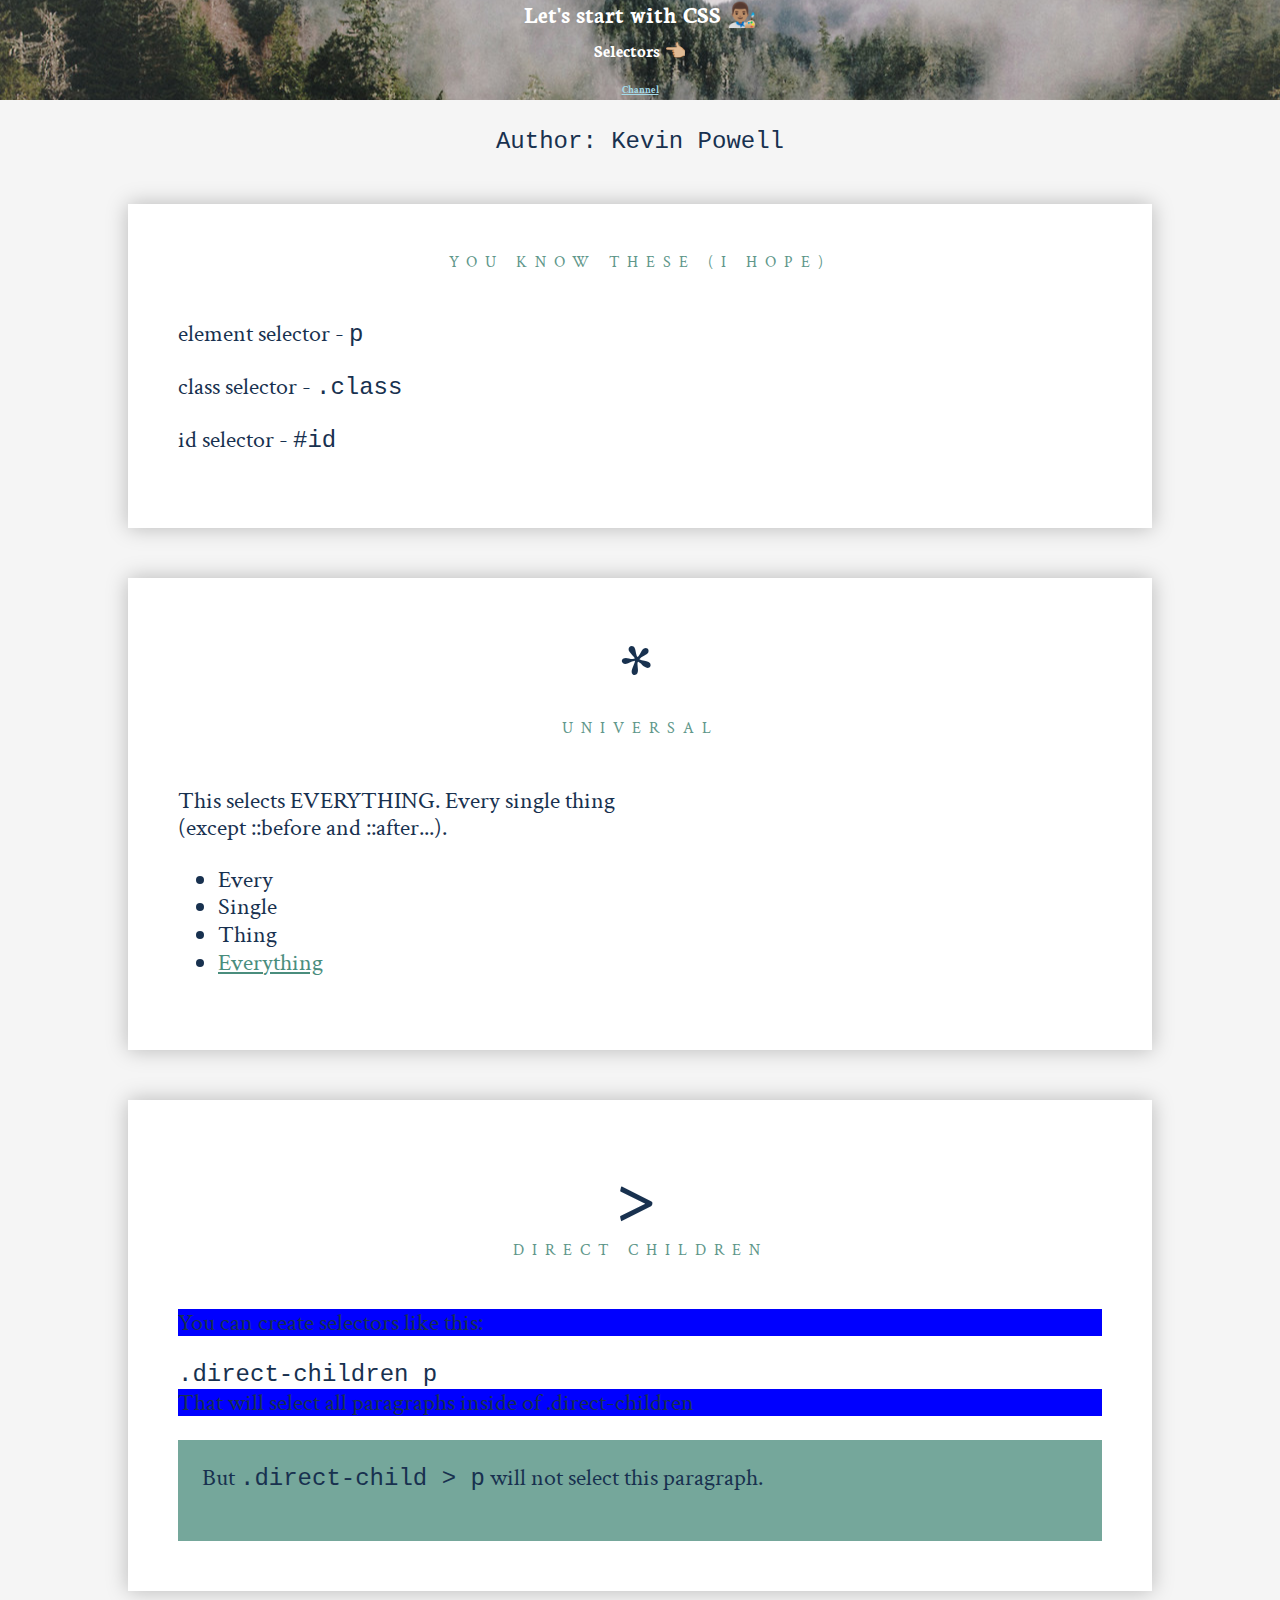
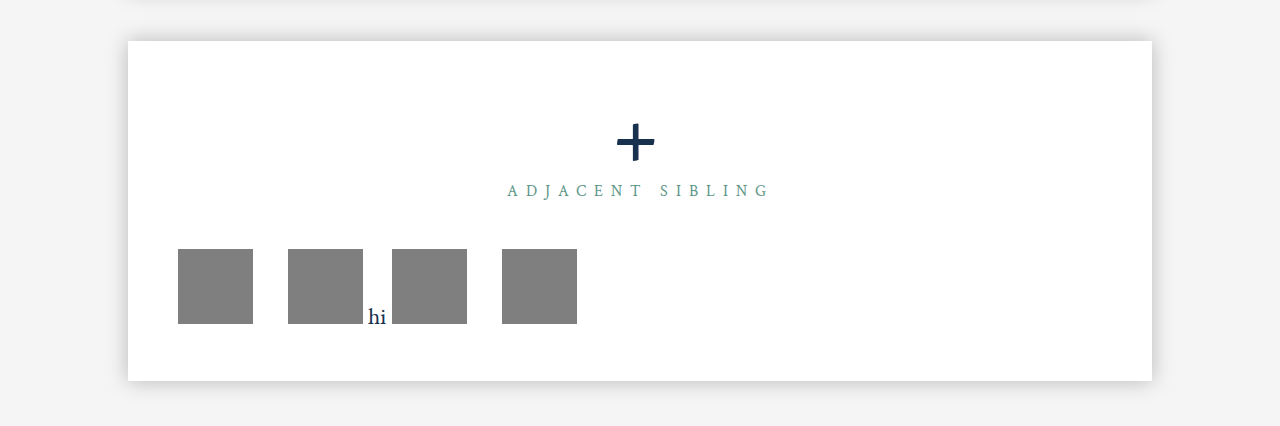
<file: 1 - selectors/index.html>
<!DOCTYPE html>
<html lang="en">
  <head>
    <meta charset="UTF-8" />
    <meta http-equiv="X-UA-Compatible" content="IE=edge" />
    <meta name="viewport" content="width=device-width, initial-scale=1.0" />
    <title>CSS Talk</title>
    <link rel="stylesheet" href="styles.css" />
    <link rel="stylesheet" href="../header/normalize.css" />
    <link rel="stylesheet" href="../header/header.css" />
    <link
      href="https://fonts.googleapis.com/css2?family=Neuton:ital@1&display=swap"
      rel="stylesheet"
    />
  </head>
  <body>
    <div class="sample-header">
      <div class="sample-header-section">
        <h1 class="title">Let's start with CSS 👨🏽‍🎨</h1>
        <h1 class="subtitle">Selectors 👈🏼</h1>
        <a class= "header-link" href= "https://www.youtube.com/kepowob/videos"> Channel </a>
      </div>     
    </div>

     <!------------------------------------------------------------------------------------------------------->




    <h3 class="author">Author: Kevin Powell </h3>

    <section class="the-ones-you-know">
      <h2>You know these (I hope)</h2>
      <p>element selector - <code>p</code></p>
      <p id = "test-id">class selector - <code>.class</code></p>
      <p>id selector - <code>#id</code> </p>
    </section>

    <section class="universal">
      <h2><span>*</span>Universal</h2>
      <p>This selects EVERYTHING. Every single thing<br> (except ::before and ::after...).</p>
      <ul>
        <li>Every</li>
        <li>Single</li>
        <li>Thing</li>
        <li><a href="#">Everything</a></li>
      </ul>
    </section>
    
    <section class="direct-children">
      <h2><span>></span>Direct children</h2>
      <p>You can create selectors like this:</p>
      <code>.direct-children p</code>
      <p>That will select all paragraphs inside of .direct-children</p>
      <div class="example">
        <p>But <code>.direct-child > p</code> will not select this paragraph.</p>
      </div>
    </section>

    <section class="adjacent-sibling">
      <h2> <span>+</span>Adjacent sibling</h2>
      <div class="box"></div>
      <div class="box"></div>
      <span>hi</span>
      <div class="box"></div>
      <div class="box"></div>
    </section>
    
     <!------------------------------------------------------------------------------------------------------->
  </body>
</html>
</file>
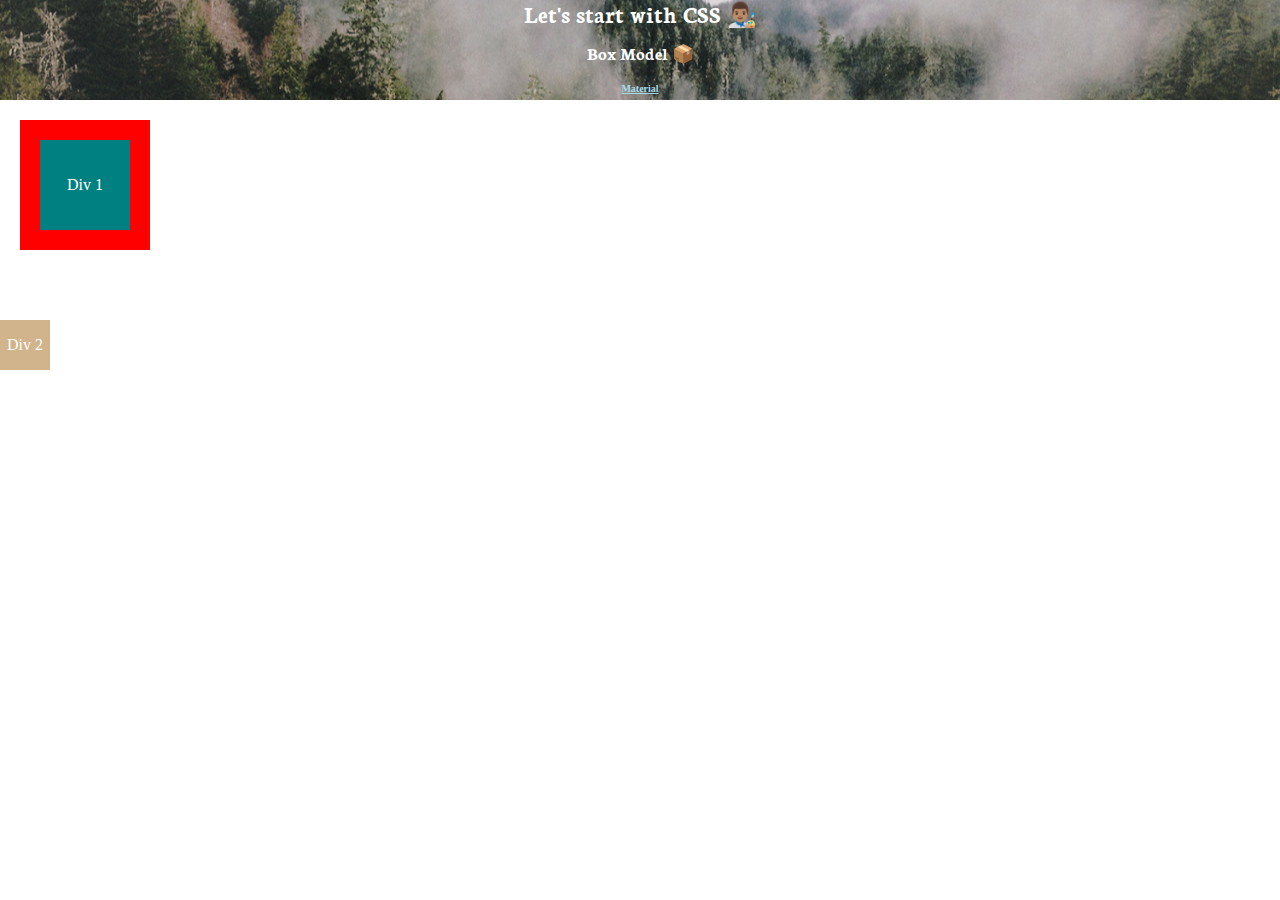
<file: 2 - box model/index.html>
<!DOCTYPE html>
<html lang="en">
  <head>
    <meta charset="UTF-8" />
    <meta http-equiv="X-UA-Compatible" content="IE=edge" />
    <meta name="viewport" content="width=device-width, initial-scale=1.0" />
    <title>CSS Talk</title>
    <link rel="stylesheet" href="styles.css" />
    <link rel="stylesheet" href="../header/normalize.css" />
    <link rel="stylesheet" href="../header/header.css" />
    <link
      href="https://fonts.googleapis.com/css2?family=Neuton:ital@1&display=swap"
      rel="stylesheet"
    />

  </head>
  <body>
    <div class="sample-header">
      <div class="sample-header-section">
        <h1 class="title">Let's start with CSS 👨🏽‍🎨</h1>
        <h2 class="subtitle">Box Model 📦</h2>
        <a class= "header-link" href= "https://dev.to/lupitacode/entendiendo-el-colapso-de-margenes-margin-collapsing-4oj6#:~:text=%F0%9F%93%8B%20Conclusi%C3%B3n,se%20aplica%20a%20m%C3%A1rgenes%20horizontales"> Material </a>
      </div>     
    </div>

     <!-- Example code-->
    <div class="div-1">Div 1</div>
    <div class="div-2">Div 2</div>
     <!-- ------------------->

  </body>
</html>
</file>
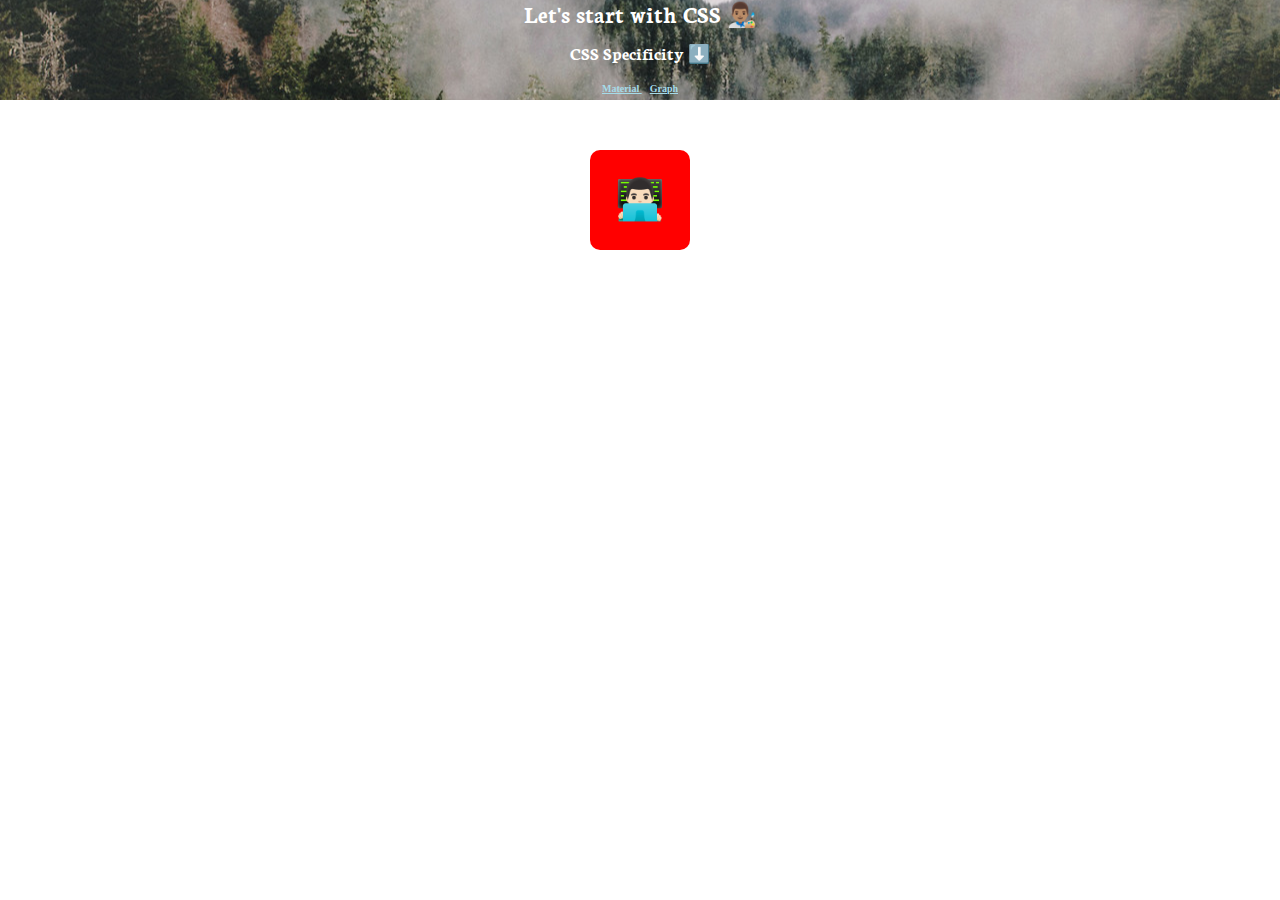
<file: 3 - CSS Specificity/index.html>
<!DOCTYPE html>
<html lang="en">
  <head>
    <meta charset="UTF-8" />
    <meta http-equiv="X-UA-Compatible" content="IE=edge" />
    <meta name="viewport" content="width=device-width, initial-scale=1.0" />
    <title>CSS Talk</title>
    <link rel="stylesheet" href="styles.css" />
    <link rel="stylesheet" href="../header/normalize.css" />
    <link rel="stylesheet" href="../header/header.css" />
    <link
      href="https://fonts.googleapis.com/css2?family=Neuton:ital@1&display=swap"
      rel="stylesheet"
    />
  </head>
  <body>
    <div class="sample-header">
      <div class="sample-header-section">
        <h1 class="title">Let's start with CSS 👨🏽‍🎨</h1>
        <h2 class="subtitle">CSS Specificity ⬇️</h2>
        <a class= "header-link" href= "https://css-tricks.com/specifics-on-css-specificity/"> Material </a> &nbsp; 
        <a class= "header-link" href= "https://jonassebastianohlsson.com/specificity-graph/"> Graph </a>
      </div>     
    </div>
    
     <!------------------------------------------------------------------------------------------------------->
    <div class="div-class">
      <span class="span-class color-red" id = "span-id"> 👨🏻‍💻      
      </span>
    </div>    

     <!------------------------------------------------------------------------------------------------------->
  </body>
</html>
</file>
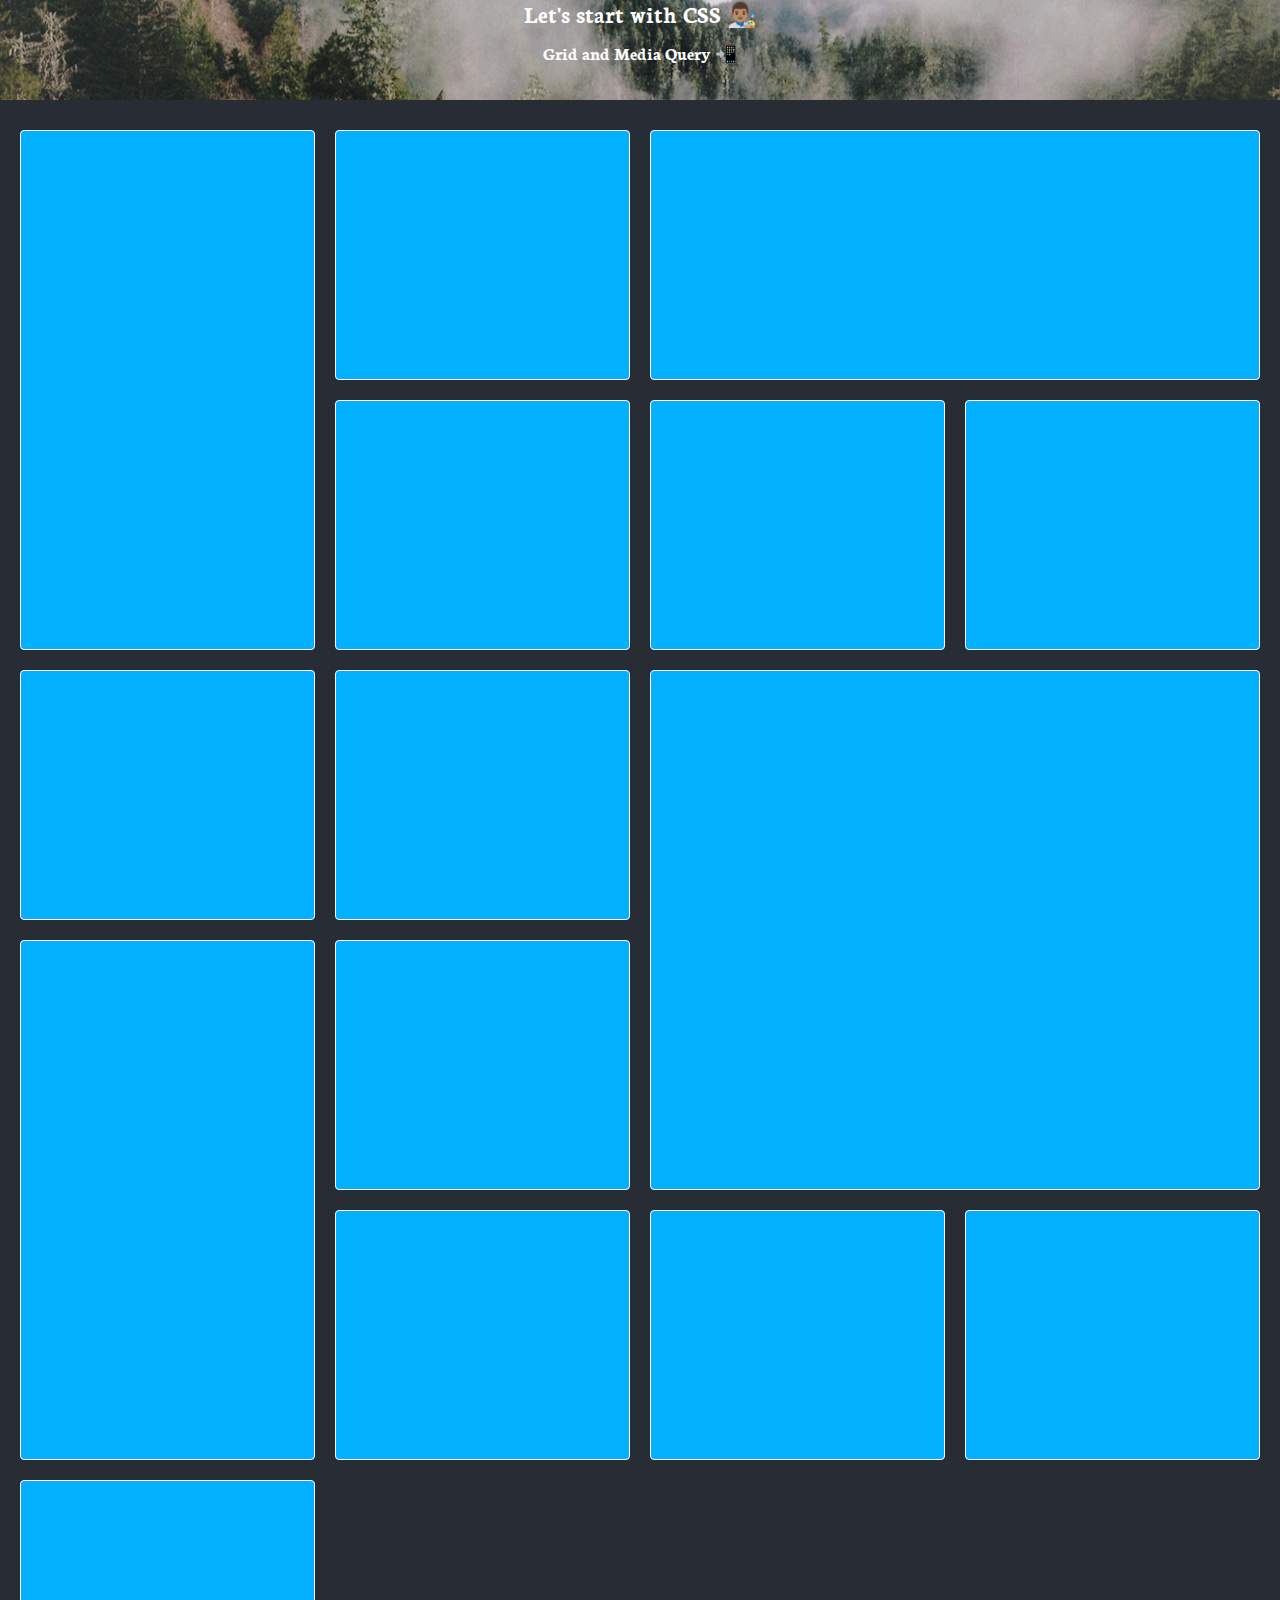
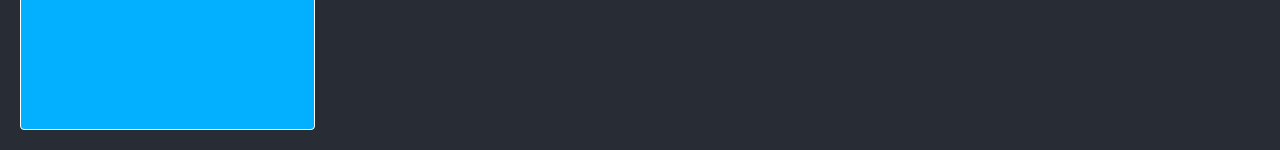
<file: 4 - grid/index.html>
<!DOCTYPE html>
<html lang="en">
  <head>
    <meta charset="UTF-8" />
    <meta http-equiv="X-UA-Compatible" content="IE=edge" />
    <meta name="viewport" content="width=device-width, initial-scale=1.0" />
    <title>CSS Talk</title>
    <link rel="stylesheet" href="styles.css" />
    <link rel="stylesheet" href="../header/normalize.css" />
    <link rel="stylesheet" href="../header/header.css" />
    <link
      href="https://fonts.googleapis.com/css2?family=Neuton:ital@1&display=swap"
      rel="stylesheet"
    />
  </head>
  <body>
    <div class="sample-header">
      <div class="sample-header-section">
        <h1 class="title">Let's start with CSS 👨🏽‍🎨</h1>
        <h2 class="subtitle">Grid and Media Query 📲</h2>
      </div>     
    </div>

     <!------------------------------------------------------------------------------------------------------->
     <div class="grid-container">
      <div
      class="grid-item tall"
      style="background-image: url('https://i.ibb.co/BG0c7Y1/c0f3a6c0-c1b5-4145-b76d-3e3d1cfc5c15.jpg')"
    ></div>
    <div
      class="grid-item"
      style="
        background-image: url('https://picsum.photos/id/881/900/900.jpg');
      "
    ></div>

    <div
      class="grid-item wide"
      style="
        background-image: url('https://picsum.photos/id/248/900/900.jpg');
      "
    ></div>
    <div
      class="grid-item"
      style="
        background-image: url('https://picsum.photos/id/423/900/900.jpg');
      "
    ></div>
    <div
      class="grid-item"
      style="
        background-image: url('https://picsum.photos/id/534/900/900.jpg');
      "
    ></div>
    <div
      class="grid-item"
      style="
        background-image: url('https://picsum.photos/id/664/900/900.jpg');
      "
    ></div>
    <div
      class="grid-item"
      style="
        background-image: url('https://picsum.photos/id/176/900/900.jpg');
      "
    ></div>
    <div
      class="grid-item"
      style="background-image: url('https://i.pinimg.com/originals/69/c3/fa/69c3fadae271cd519c73eb5405bc3d7e.jpg')"
    ></div>
    <div
      class="grid-item tall wide"
      style="
        background-image: url('https://www.eltiempo.com/uploads/2021/05/27/60b04d470f0c9.jpeg');
      "
    ></div>
    <div
      class="grid-item tall"
      style="
        background-image: url('https://picsum.photos/id/535/900/900.jpg');
      "
    ></div>
    <div
      class="grid-item"
      style="
        background-image: url('https://picsum.photos/id/943/900/900.jpg');
      "
    ></div>
    <div
      class="grid-item"
      style="
        background-image: url('https://i.pinimg.com/564x/28/c9/97/28c99792c0e2fab690be4f3241fd7836.jpg');
      "
    ></div>
    <div
      class="grid-item"
      style="
        background-image: url('https://picsum.photos/id/584/900/900.jpg');
      "
    ></div>
    <div
      class="grid-item"
      style="
        background-image: url('https://picsum.photos/id/844/900/900.jpg');
      "
    ></div>
    <div
      class="grid-item"
      style="
        background-image: url('https://picsum.photos/id/160/900/900.jpg');
      "
    ></div>
    </div>
     <!------------------------------------------------------------------------------------------------------->

  </body>
</html>
</file>
<file: 1 - selectors/styles.css>
@import url("https://fonts.googleapis.com/css?family=Crimson+Text:400,700");

*,
*::before,
*::after {
  box-sizing: border-box;
  margin-top: 0;
}

body {
  background: #f5f5f5;
  color: #18314f;
  font-family: "Crimson Text", serif;
  font-size: 1.5rem;
}

.author {
  text-align: center;
  font-size: 1.5rem;
  font-family: "Courier New", Courier, monospace;
  line-height: 1;
  font-weight: 300;
  margin-top: 30px;
}

h2 {
  font-weight: 400;
  text-transform: uppercase;
  font-size: 1rem;
  margin-bottom: 3em;
  letter-spacing: 8px;
  text-align: center;
  color: #60978a;
}

h2::after {
  content: "";
  display: block;
  border-bottom: 1px solid rgba(#18314f, 0.25);
  width: 20%;
  margin: 3em auto 0;
}

h2 span {
  font-size: 5em;
  font-weight: 700;
  display: block;
  color: #18314f;
}

a {
  color: #4a8d7d;

  &:hover {
    color: #7ae7c7;
  }
}

section {
  background: white;
  box-shadow: 0 0 20px rgba(0, 0, 0, 0.25);
  width: 80%;
  margin: 50px auto;
  padding: 50px;
}

.text {
  background: #75a79b;
  padding: 0.25em;
}

.direct-children .example {
  padding: 1em;
  background: #75a79b;
}

.adjacent-sibling .box {
  height: 75px;
  width: 75px;
  background: rgba(0, 0, 0, 0.5);
  display: inline-block;
}

.general-sibling .box {
  height: 75px;
  width: 75px;
  background: rgba(0, 0, 0, 0.5);
  display: inline-block;
}

/* =================================
   Universal 
   ================================= */

* {
}
/* =================================
   Direct children
   ================================= */
.direct-children > p {
  background-color: blue;
}
/* =================================
   Adjacent siblings
   ================================= */
.adjacent-sibling .box + .box {
  margin-left: 30px;
}
</file>
<file: header/header.css>
.sample-header {
  display: block;
  height: 100px;
  width: 100%;
  margin-bottom: 10px;
  background-image: url("header.jpeg");
  background-position: center;
  background-size: cover;
  background-repeat: no-repeat;
}

.sample-header-section {
  height: 80px;
  text-align: center;
}

.sample-header-section .title {
  margin: 0px 0px 10px 0px;
  color: white;
  text-align: center;
  font-family: "Neuton", serif;
  text-shadow: 3px 4px rgba(black, 0.1);
  font-size: 24px;
  font-weight: bold;
}

.sample-header-section .subtitle {
  color: white;
  text-align: center;
  font-family: "Neuton", serif;
  font-size: 18px;

  @media (max-width: 105px) {
    font-size: 5px;
  }
}

.header-link {
  color: rgb(165, 219, 233);
  font-weight: bold;
  font-size: 10px;
}

.title {
  color: black;
}
</file>
<file: 2 - box model/styles.css>
.div-1,
.div-2 {
  width: 50px;
  height: 50px;
  color: white;
  text-align: center;
  display: flex;
  justify-content: center;
  align-content: center;
  flex-direction: column;
}

.div-1 {
  padding: 20px;
  border: 20px solid red;
  margin: 20px;
  margin-bottom: 50px;
  background-color: teal;
}

.div-2 {
  margin-top: 70px;
  background-color: tan;
}
</file>
<file: 3 - CSS Specificity/styles.css>
.span-class {
  font-size: 40px;
  width: 100px;
  height: 100px;
  display: flex;
  justify-content: center;
  align-items: center;
  margin: auto;
  margin-top: 50px;
  border-radius: 10px;
}

.div-class .span-class.color-red {
  background-color: yellowgreen;
}

.div-class .span-class {
  background-color: red;
}

.color-red {
  background-color: red !important;
}
</file>
<file: 4 - grid/styles.css>
body {
  background-color: #282c34;
  font-family: sans-serif;
  font-size: 3rem;
}

.grid-item {
  display: flex;
  align-items: center;
  justify-content: center;

  background-color: #03afff;
  border-radius: 4px;
  transition: transform 0.3s ease-in-out;
  border: solid 1px white;

  background-size: cover;
  background-position: center;
  background-repeat: no-repeat;
}

.grid-item:hover {
  filter: opacity(0.9);
  transform: scale(1.04);
}

.grid-container {
  display: grid;
  grid-template-columns: repeat(auto-fill, minmax(250px, 1fr));
  grid-auto-rows: 250px;
  gap: 20px;
  padding: 20px;
  grid-auto-flow: dense;
}

@media (min-width: 600px) {
  .wide {
    grid-column: span 2;
  }

  .tall {
    grid-row: span 2;
  }
}
</file>
